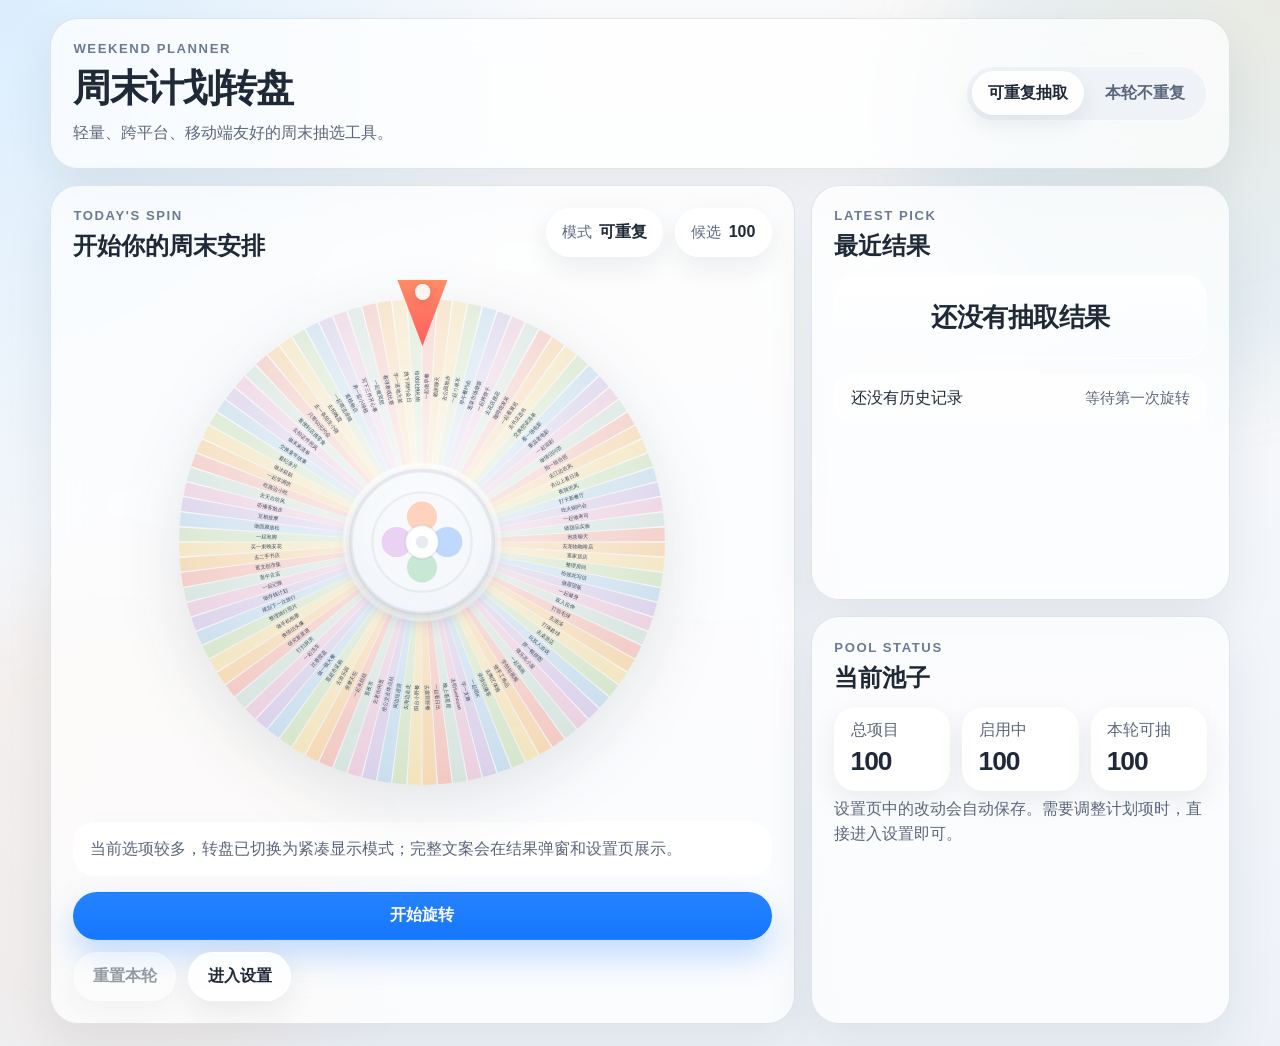
<file: index.html>
<!doctype html>
<html lang="zh-CN">
<head>
  <meta charset="utf-8">
  <meta name="viewport" content="width=device-width, initial-scale=1, viewport-fit=cover">
  <meta name="theme-color" content="#f5f6fb">
  <meta name="apple-mobile-web-app-capable" content="yes">
  <meta name="apple-mobile-web-app-status-bar-style" content="default">
  <title>周末计划转盘</title>
  <link rel="stylesheet" href="./styles.css">
</head>
<body class="page-home">
  <div class="app-shell">
    <div class="page-shell">
      <header class="page-header glass-card">
        <div class="page-title-group">
          <p class="eyebrow">Weekend Planner</p>
          <h1 id="wheelTitle">周末计划转盘</h1>
          <p class="page-copy">轻量、跨平台、移动端友好的周末抽选工具。</p>
        </div>
        <div class="segmented-control" aria-label="抽取模式">
          <button type="button" class="segment-button is-active" data-mode="repeat">可重复抽取</button>
          <button type="button" class="segment-button" data-mode="no-repeat">本轮不重复</button>
        </div>
      </header>

      <main class="page-grid">
        <section class="glass-card wheel-card">
          <div class="hero-row">
            <div>
              <p class="section-label">Today&apos;s Spin</p>
              <h2>开始你的周末安排</h2>
            </div>
            <div class="pill-row" id="wheelSummary" aria-live="polite"></div>
          </div>

          <div class="wheel-stage" aria-label="周末计划转盘">
            <div class="wheel-pointer" aria-hidden="true"></div>
            <div class="wheel-rotor" id="wheelRotor">
              <svg class="wheel-svg" id="wheelSvg" viewBox="0 0 100 100" role="img" aria-label="计划转盘"></svg>
            </div>
          </div>

          <p class="status-banner" id="statusBanner" aria-live="polite"></p>

          <div class="action-stack">
            <button type="button" id="spinButton" class="action-button action-primary">开始旋转</button>
            <div class="secondary-actions">
              <button type="button" id="resetRoundButton" class="action-button action-secondary">重置本轮</button>
              <a href="./settings.html" class="action-button action-link">进入设置</a>
            </div>
          </div>
        </section>

        <aside class="side-stack">
          <section class="glass-card result-card">
            <div class="hero-row compact">
              <div>
                <p class="section-label">Latest Pick</p>
                <h2>最近结果</h2>
              </div>
            </div>
            <div class="result-highlight" id="latestResult" aria-live="polite">还没有抽取结果</div>
            <ul class="results-list" id="resultsList" aria-label="最近抽取记录"></ul>
          </section>

          <section class="glass-card stats-card">
            <div class="hero-row compact">
              <div>
                <p class="section-label">Pool Status</p>
                <h2>当前池子</h2>
              </div>
            </div>
            <div class="stats-grid">
              <div class="stat-chip">
                <span class="stat-label">总项目</span>
                <strong id="totalCount">0</strong>
              </div>
              <div class="stat-chip">
                <span class="stat-label">启用中</span>
                <strong id="enabledCount">0</strong>
              </div>
              <div class="stat-chip">
                <span class="stat-label">本轮可抽</span>
                <strong id="availableCount">0</strong>
              </div>
            </div>
            <p class="support-copy">设置页中的改动会自动保存。需要调整计划项时，直接进入设置即可。</p>
          </section>
        </aside>
      </main>
    </div>
  </div>

  <div class="modal-backdrop" id="resultModal" hidden>
    <div class="result-modal glass-card" role="dialog" aria-modal="true" aria-labelledby="resultModalTitle">
      <p class="eyebrow">Spin Result</p>
      <h2 id="resultModalTitle">周末安排已抽中</h2>
      <p class="result-modal-text" id="resultModalText">完整结果会显示在这里。</p>
      <div class="result-modal-actions">
        <button type="button" class="action-button action-primary" id="resultModalClose">知道了</button>
      </div>
    </div>
  </div>

  <script src="./storage.js"></script>
  <script src="./wheel.js"></script>
  <script src="./app.js"></script>
</body>
</html>
</file>
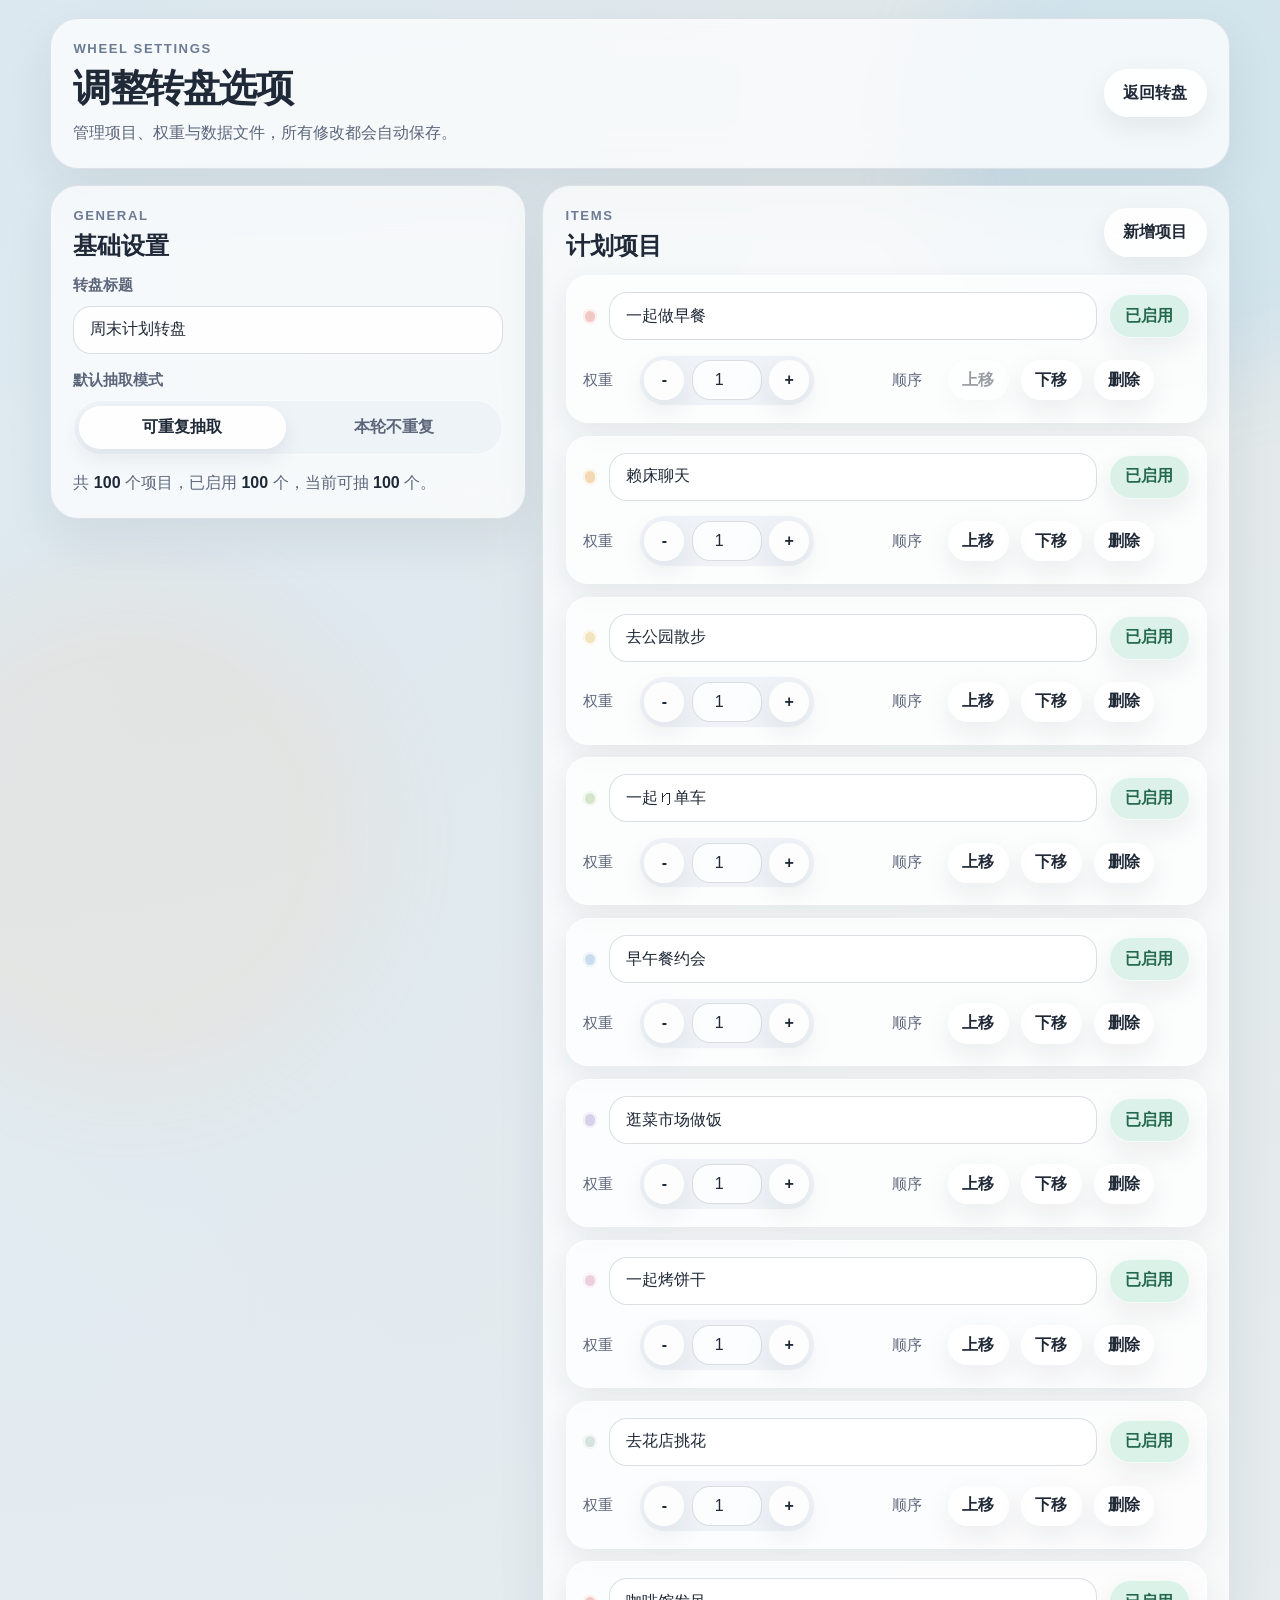
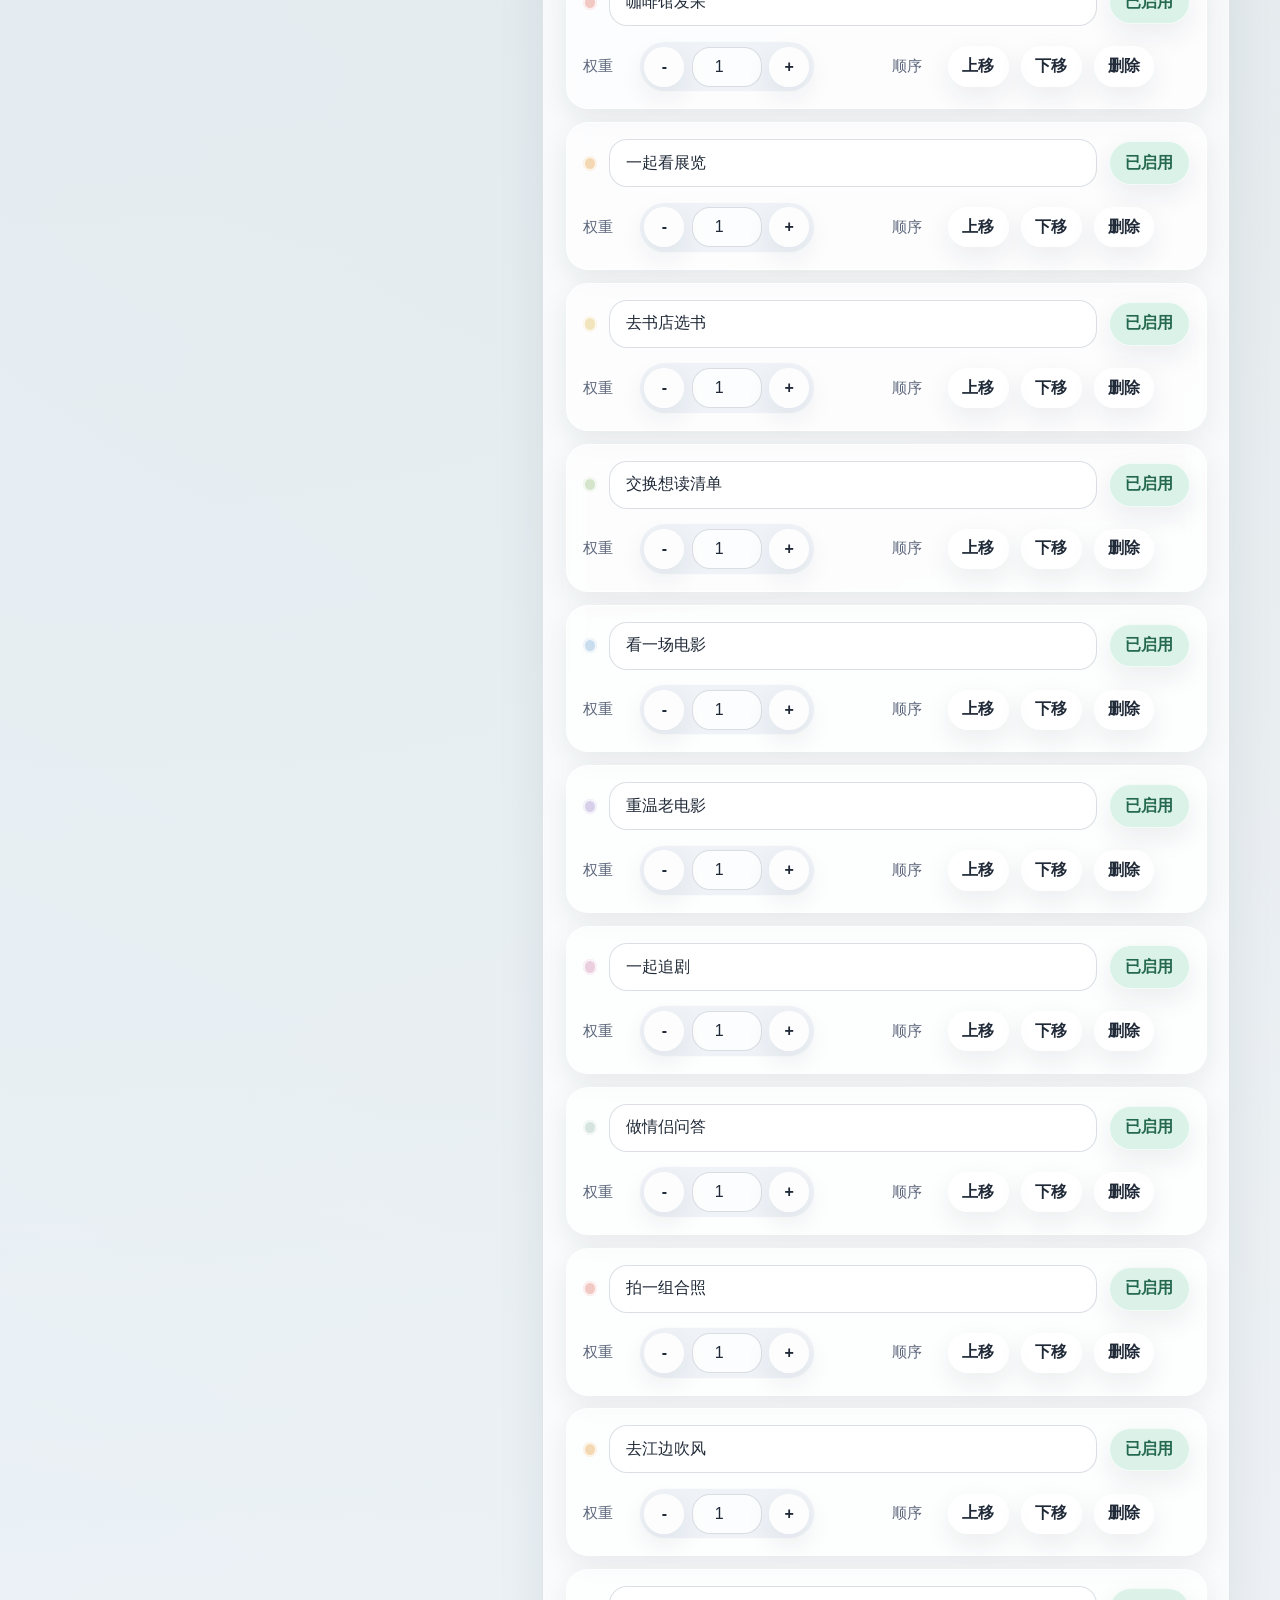
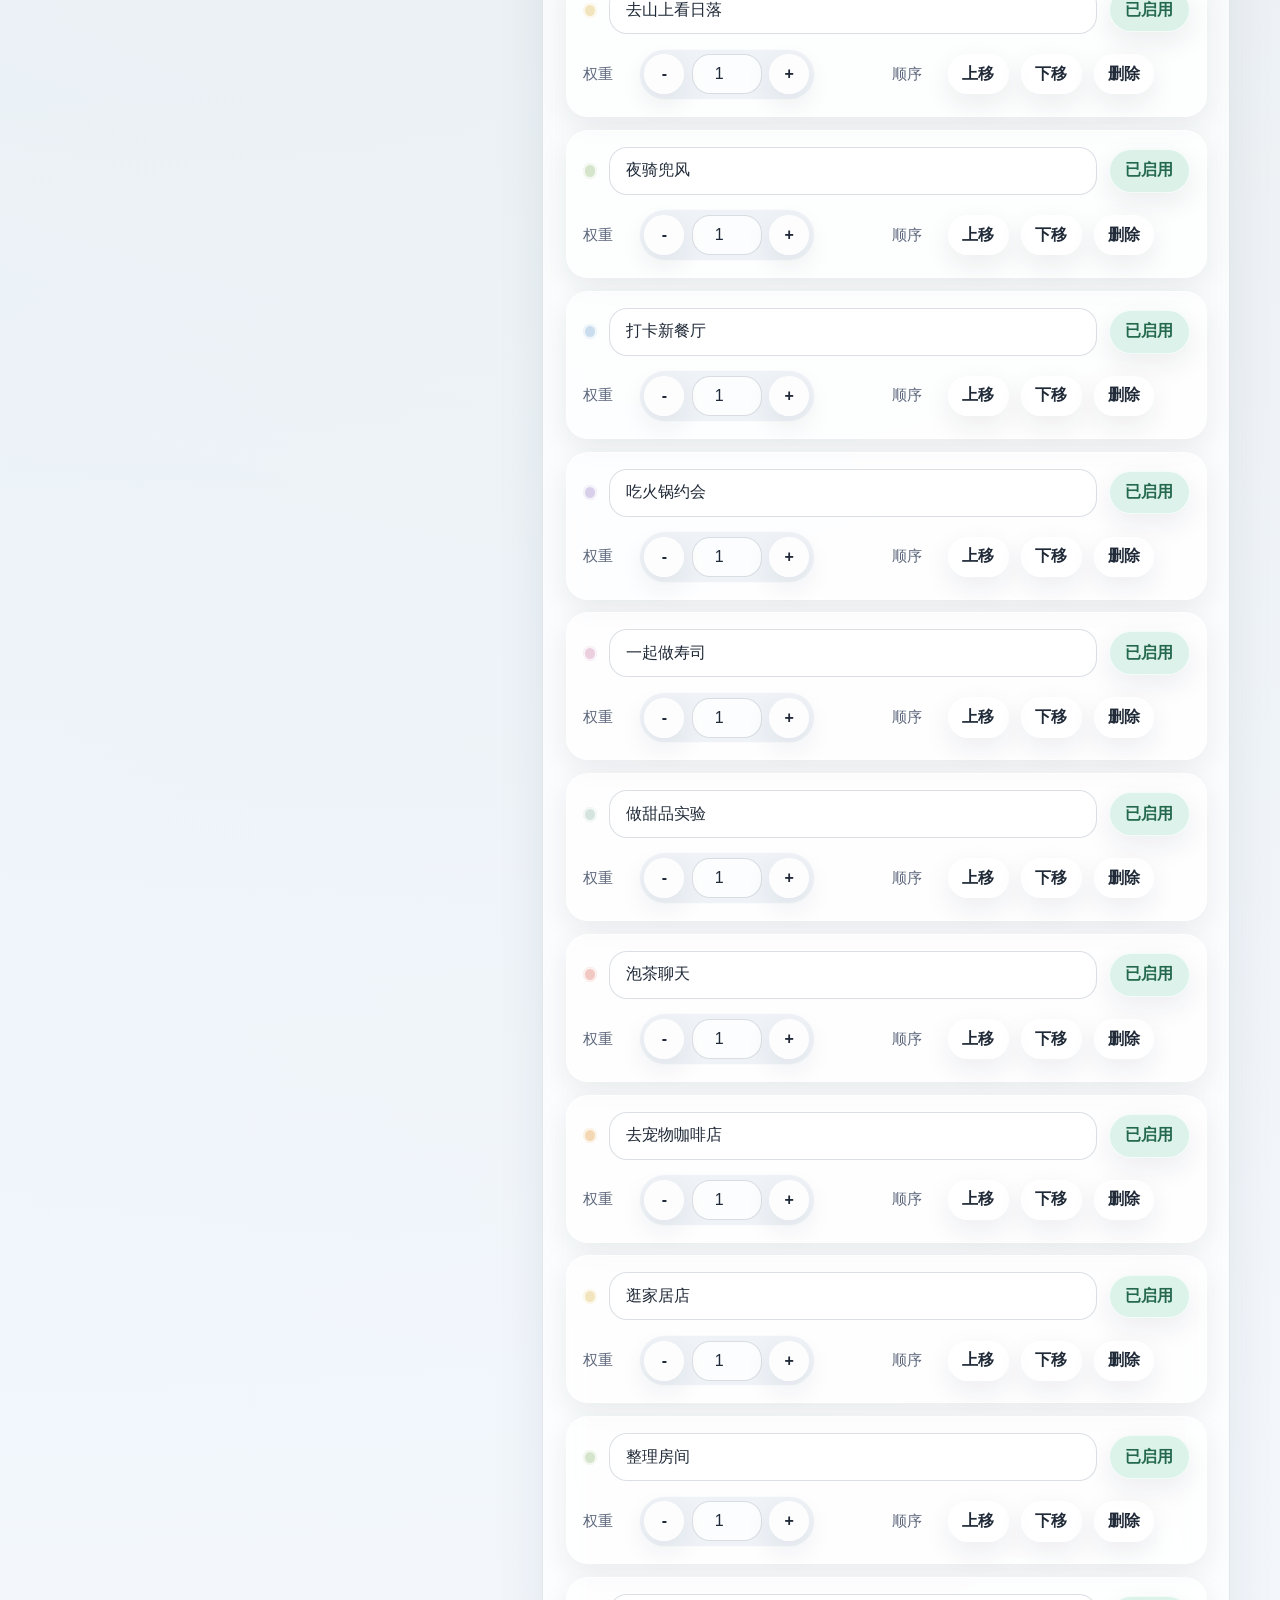
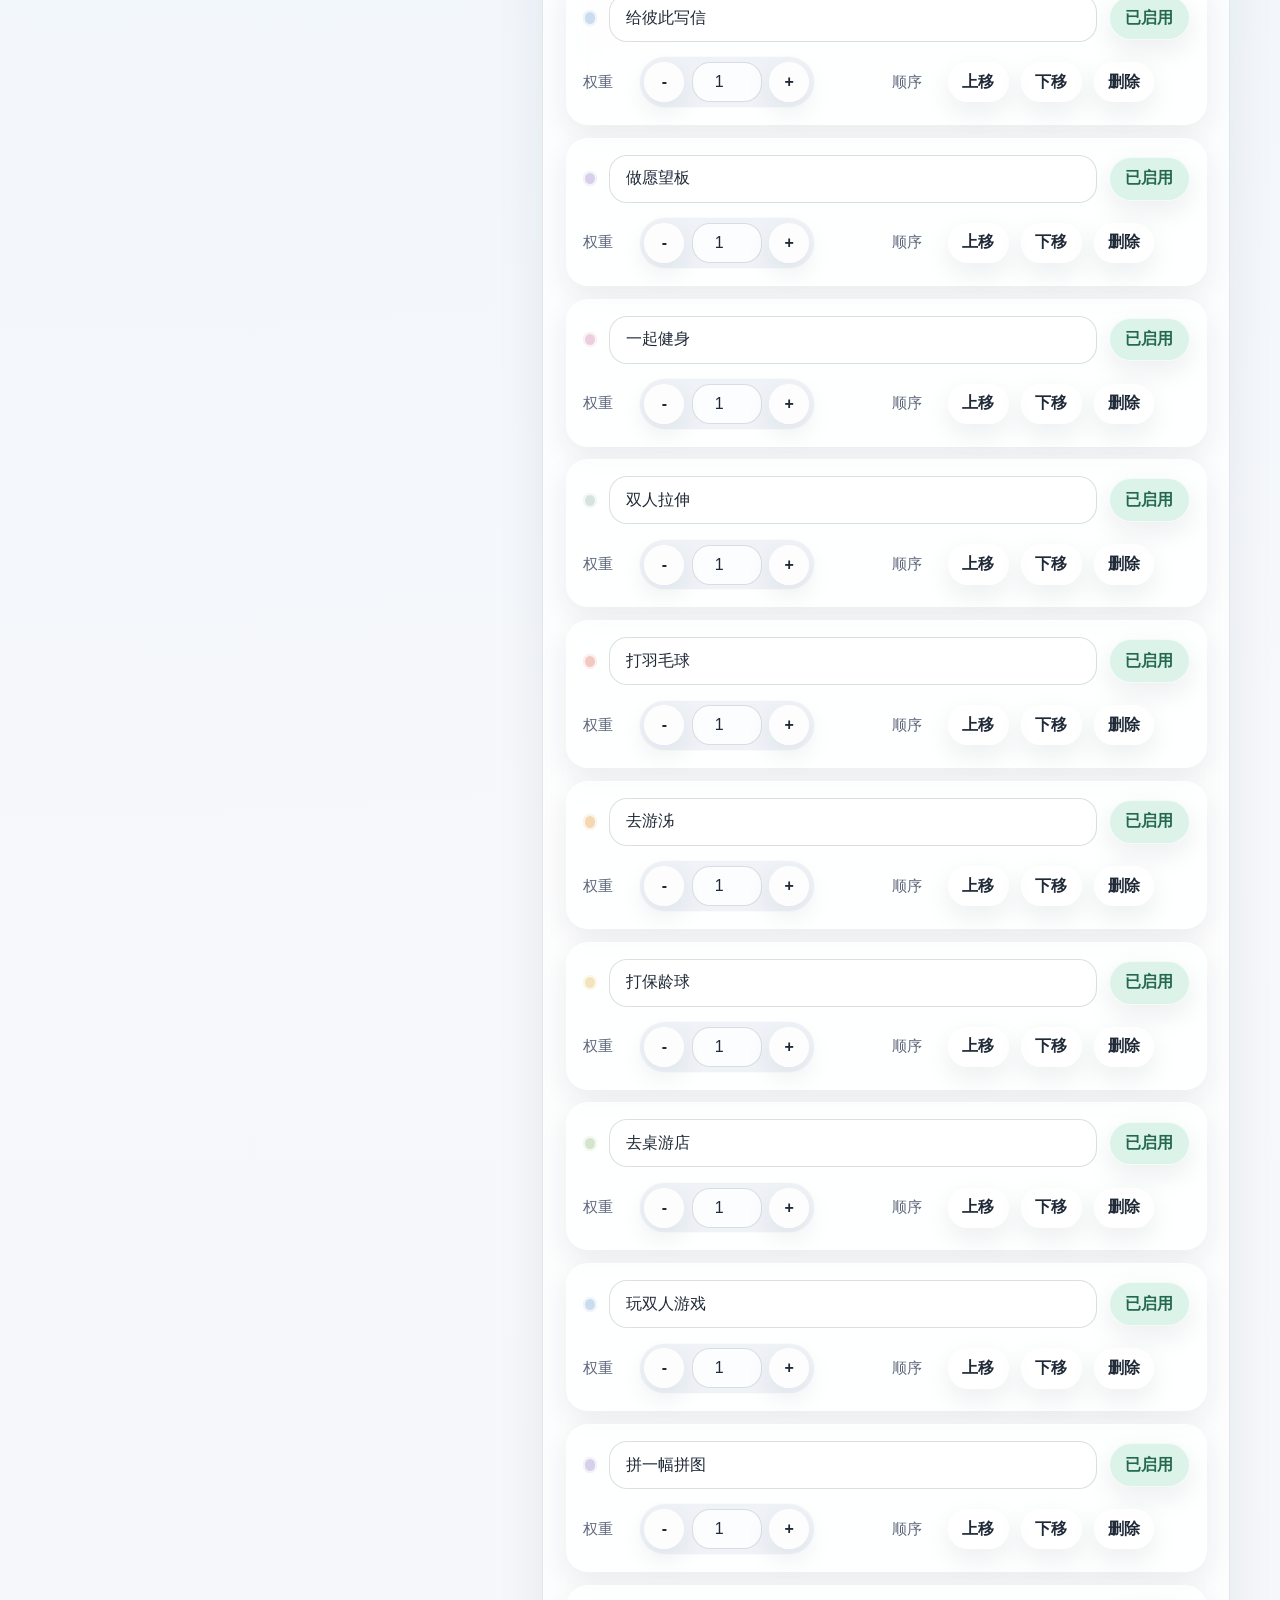
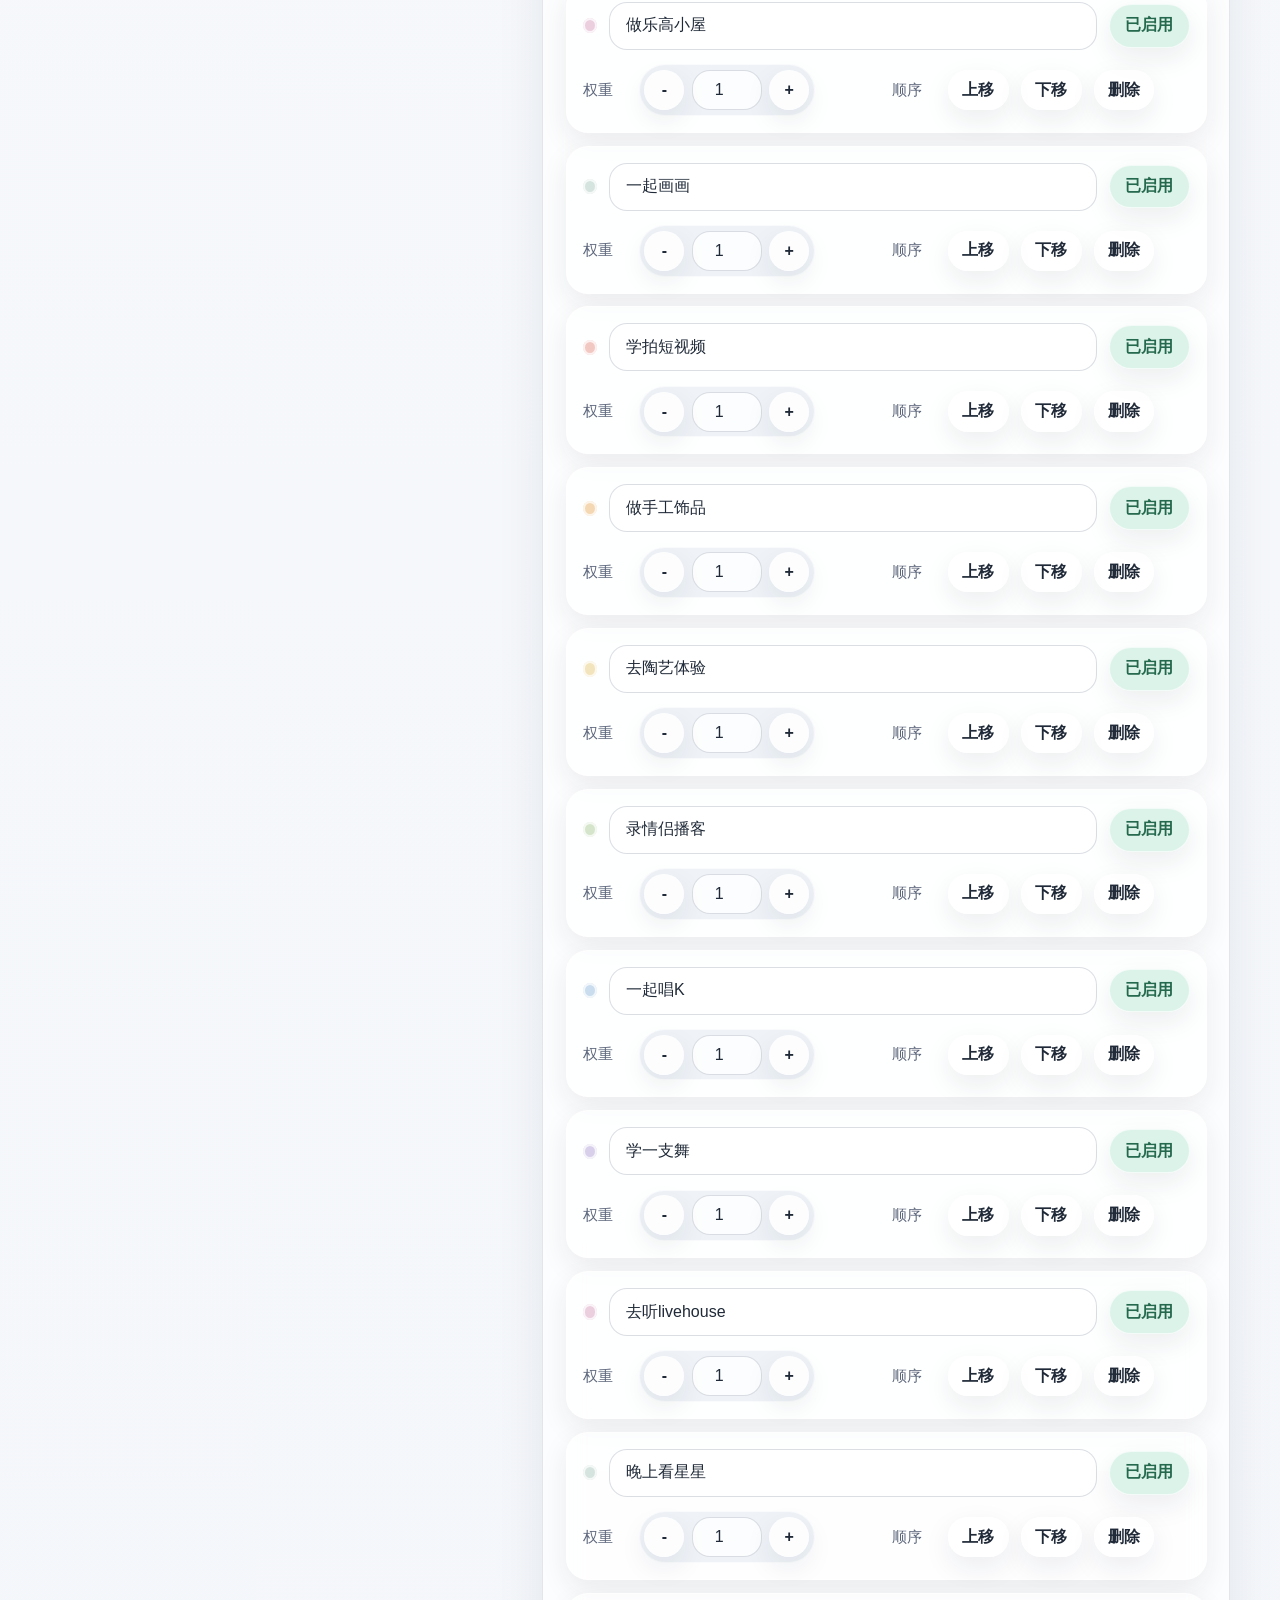
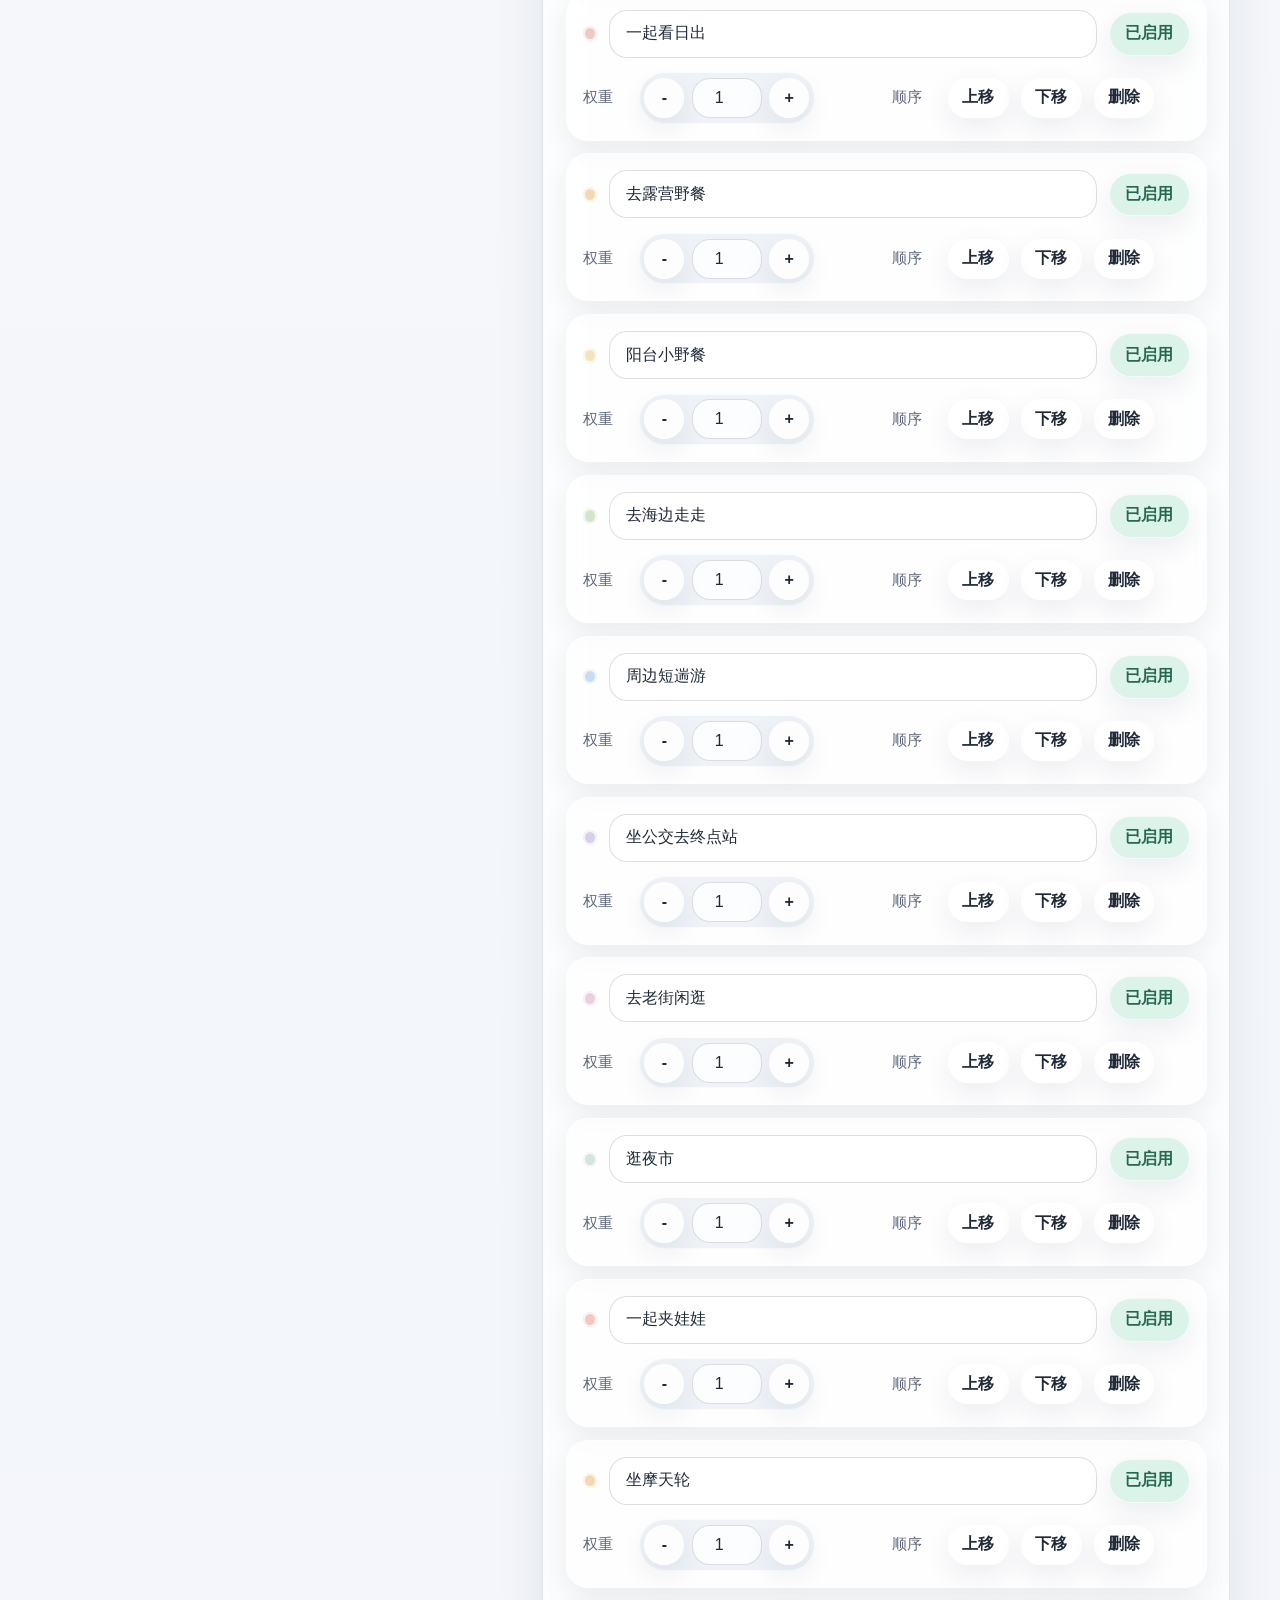
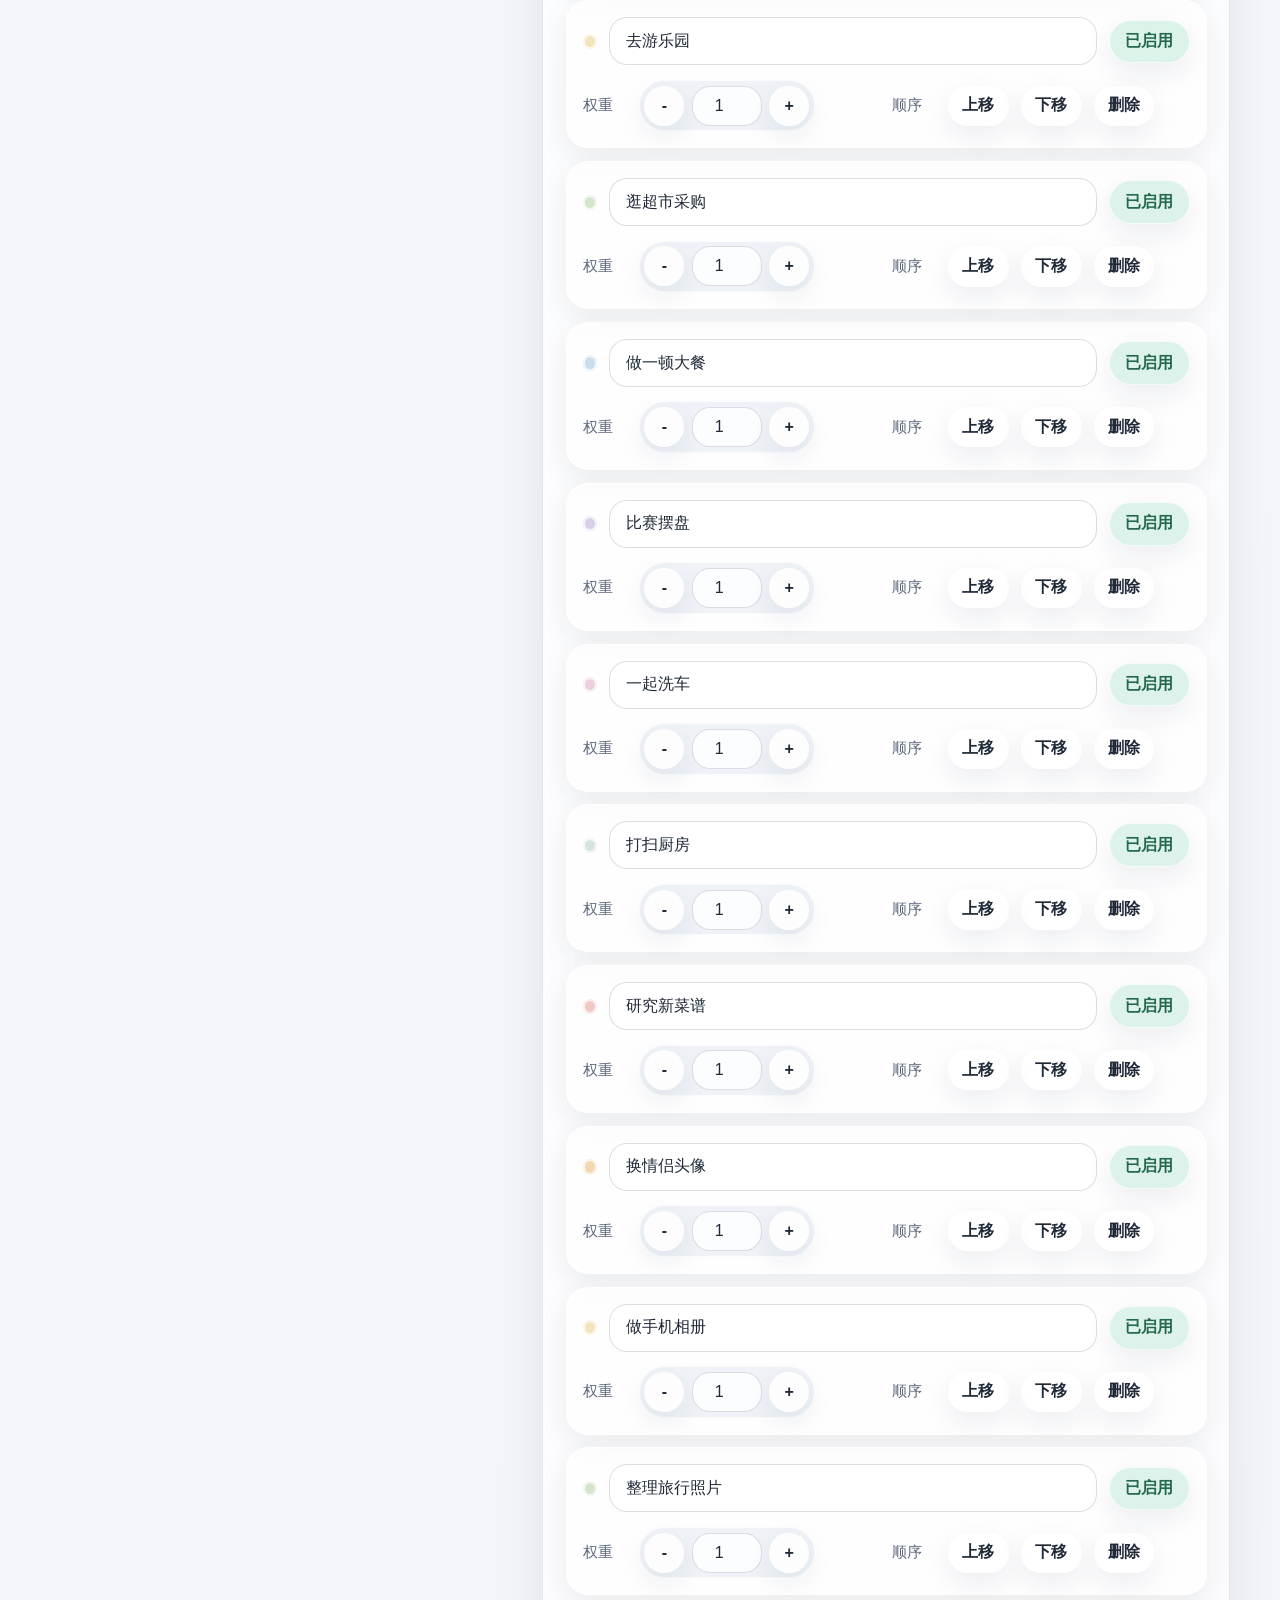
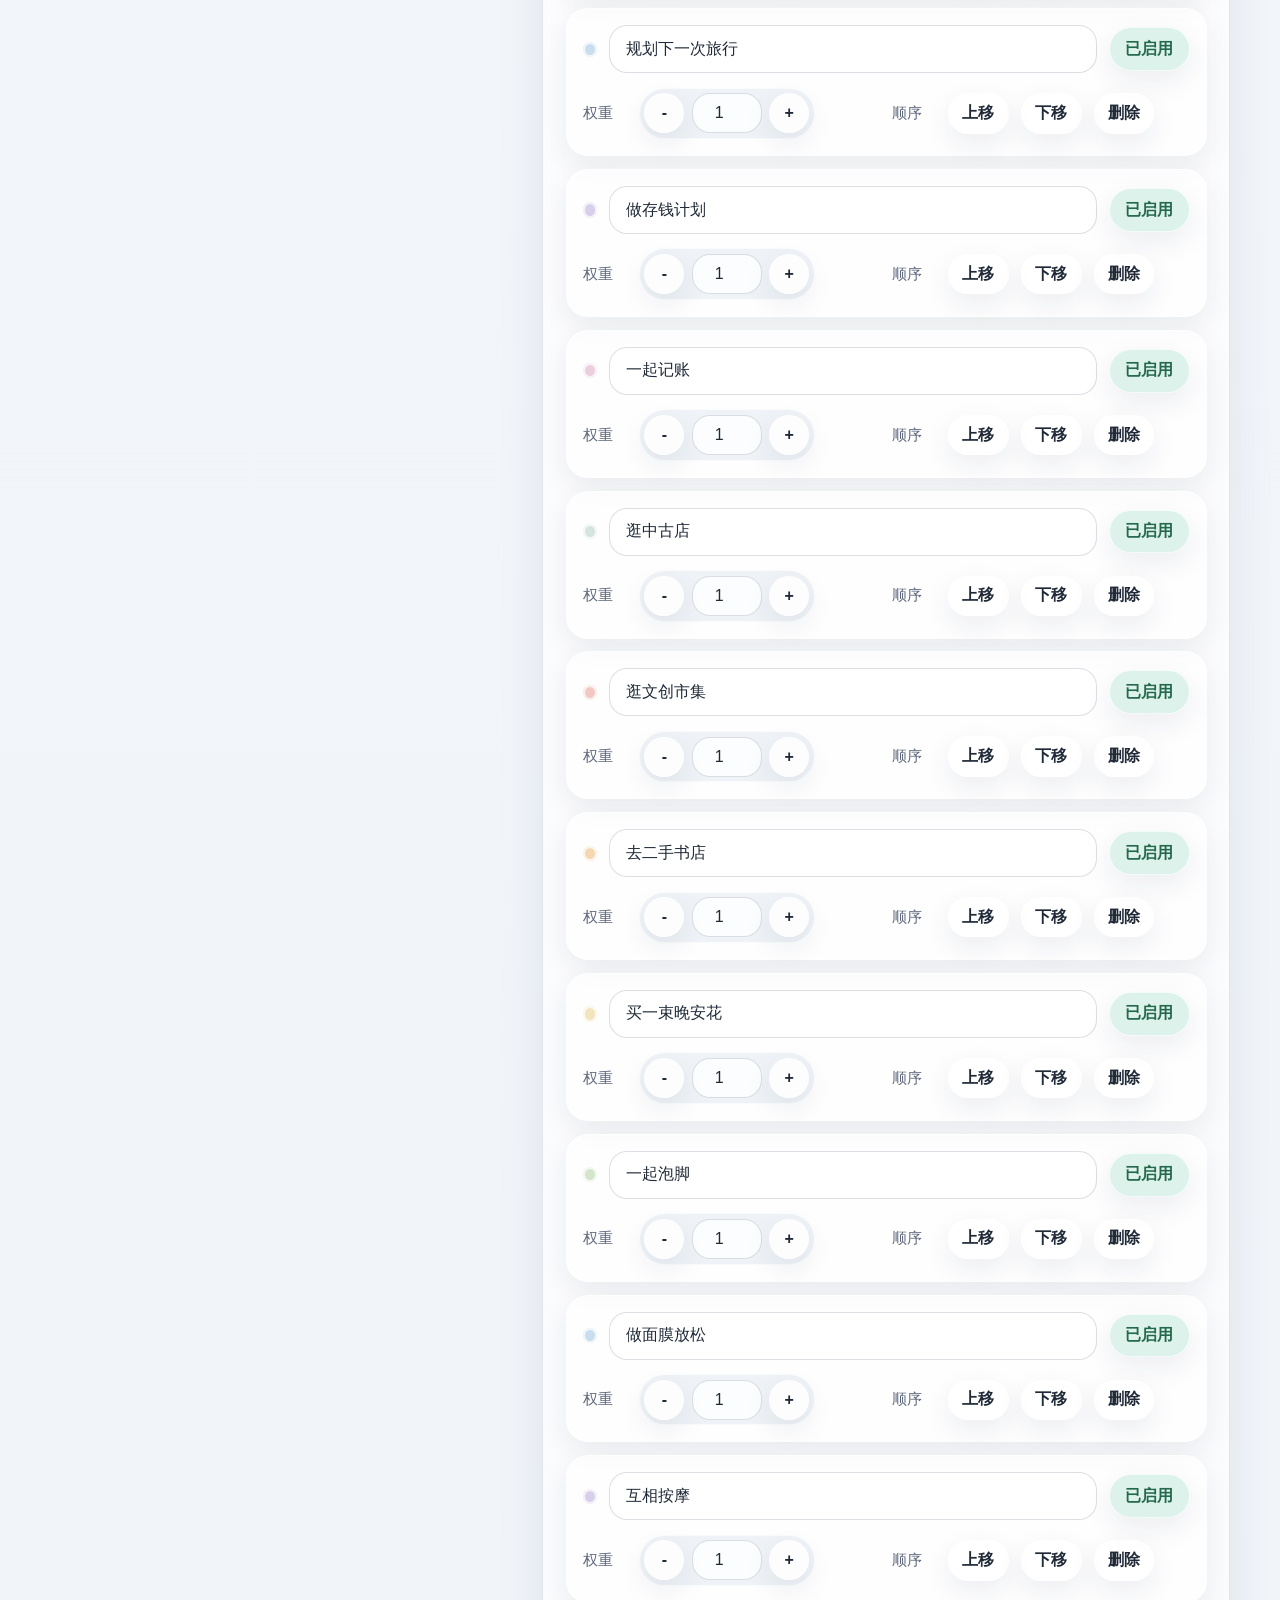
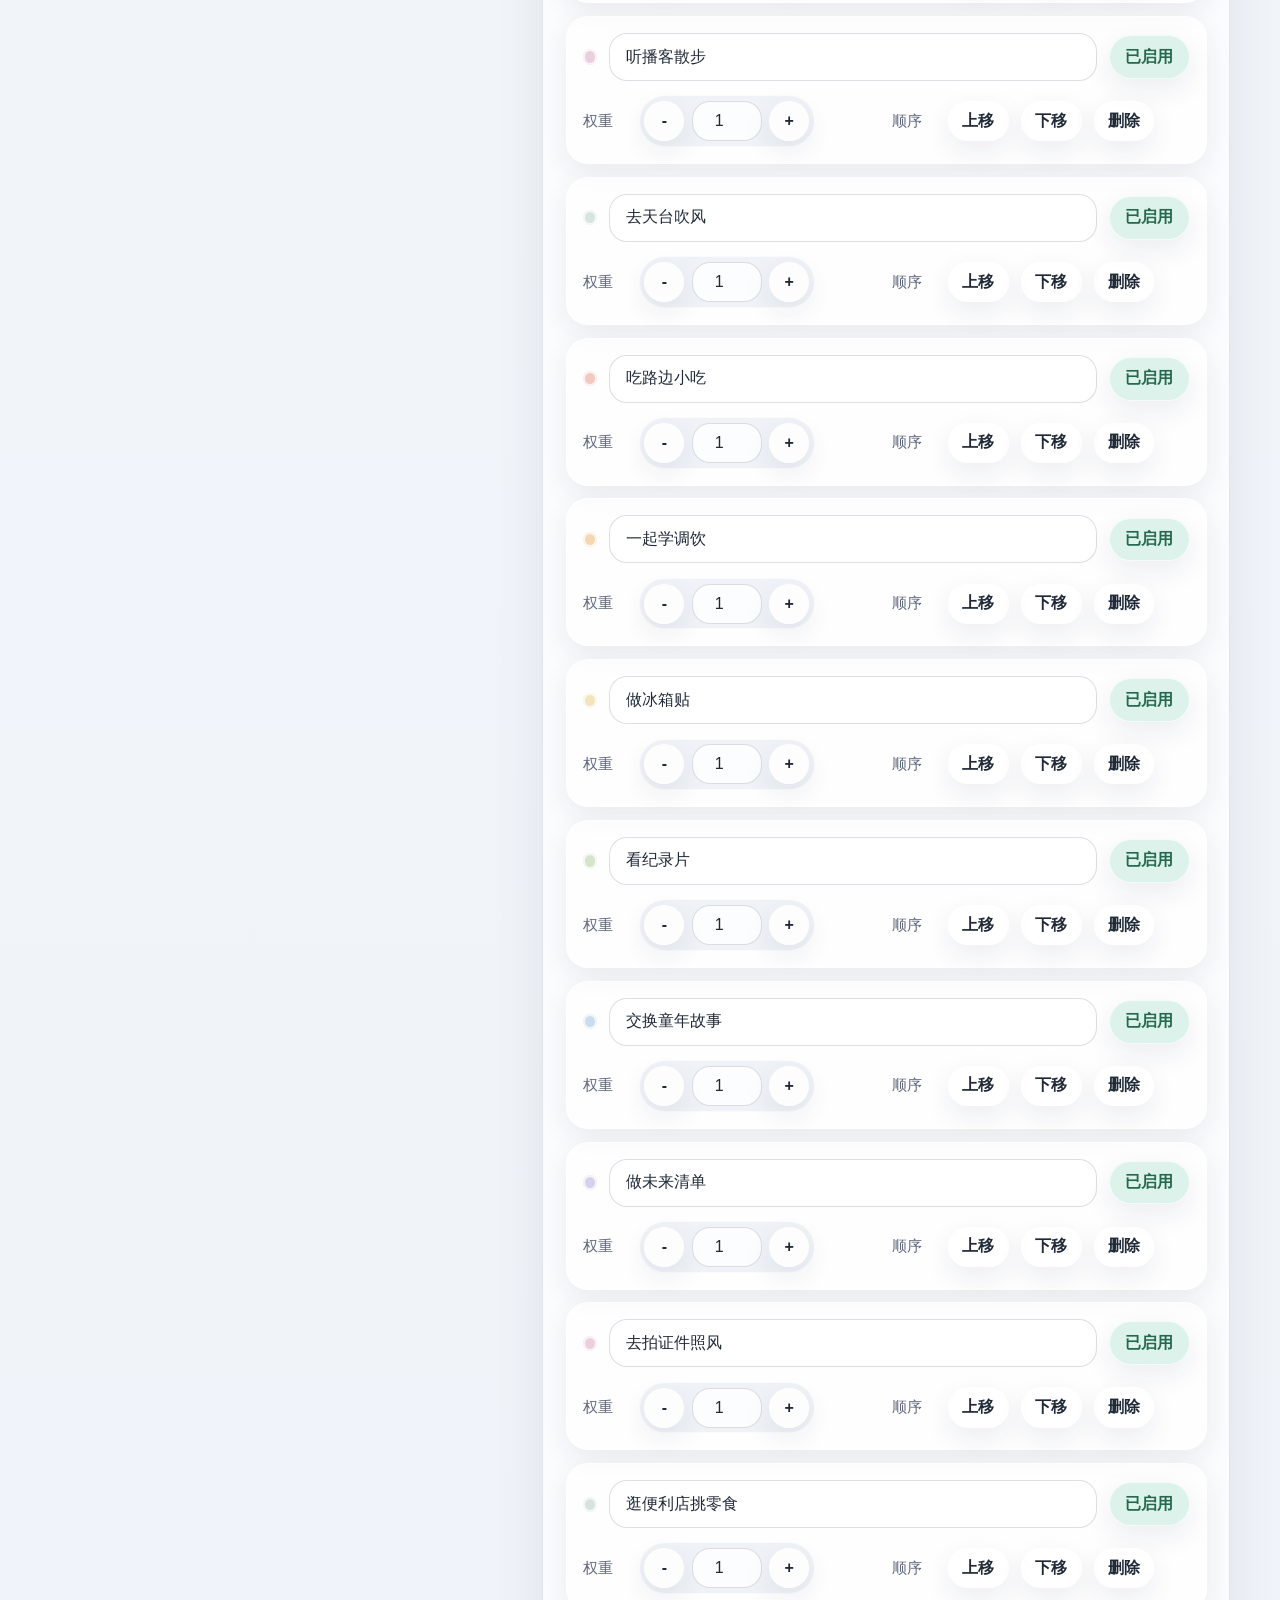
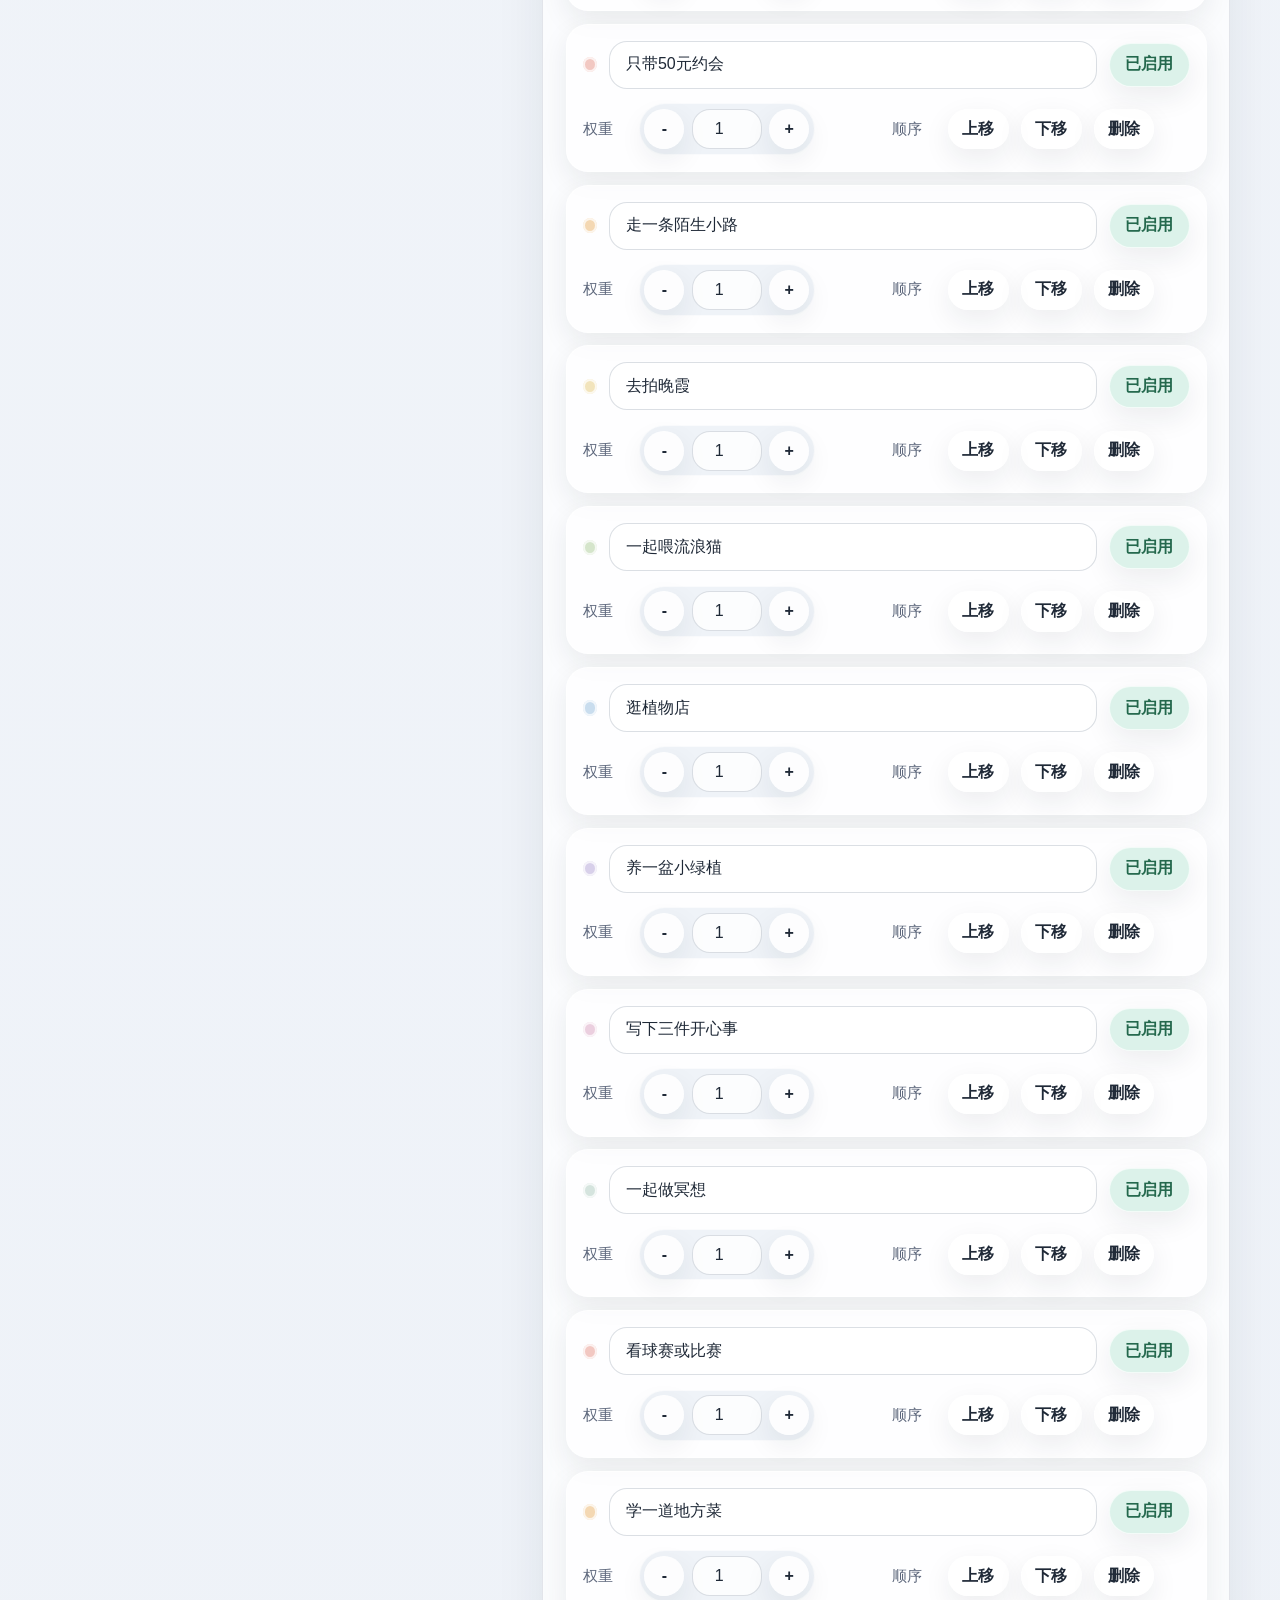
<file: settings.html>
<!doctype html>
<html lang="zh-CN">
<head>
  <meta charset="utf-8">
  <meta name="viewport" content="width=device-width, initial-scale=1, viewport-fit=cover">
  <meta name="theme-color" content="#f5f6fb">
  <meta name="apple-mobile-web-app-capable" content="yes">
  <meta name="apple-mobile-web-app-status-bar-style" content="default">
  <title>调整转盘选项</title>
  <link rel="stylesheet" href="./styles.css">
</head>
<body class="page-settings">
  <div class="app-shell">
    <div class="page-shell settings-shell">
      <header class="page-header glass-card">
        <div class="page-title-group">
          <p class="eyebrow">Wheel Settings</p>
          <h1>调整转盘选项</h1>
          <p class="page-copy">管理项目、权重与数据文件，所有修改都会自动保存。</p>
        </div>
        <div class="header-actions">
          <a href="./index.html" class="action-button action-link">返回转盘</a>
        </div>
      </header>

      <main class="settings-grid">
        <section class="glass-card config-card">
          <div class="hero-row compact">
            <div>
              <p class="section-label">General</p>
              <h2>基础设置</h2>
            </div>
          </div>

          <label class="field-block">
            <span class="field-label">转盘标题</span>
            <input id="titleInput" class="text-input" type="text" maxlength="24" placeholder="周末计划转盘">
          </label>

          <div class="field-block">
            <span class="field-label">默认抽取模式</span>
            <div class="segmented-control" aria-label="默认抽取模式">
              <button type="button" class="segment-button is-active" data-mode="repeat">可重复抽取</button>
              <button type="button" class="segment-button" data-mode="no-repeat">本轮不重复</button>
            </div>
          </div>

          <p class="support-copy" id="settingsSummary">正在读取当前配置。</p>
        </section>

        <section class="glass-card list-card">
          <div class="hero-row compact">
            <div>
              <p class="section-label">Items</p>
              <h2>计划项目</h2>
            </div>
            <button type="button" id="addItemButton" class="action-button action-secondary">新增项目</button>
          </div>

          <div id="itemsList" class="item-list" aria-live="polite"></div>
        </section>

        <section class="glass-card tools-card">
          <div class="hero-row compact">
            <div>
              <p class="section-label">Data</p>
              <h2>导入与导出</h2>
            </div>
          </div>

          <div class="tool-row">
            <button type="button" id="restoreDefaultsButton" class="action-button action-secondary">恢复默认</button>
            <button type="button" id="exportButton" class="action-button action-secondary">导出 JSON</button>
            <button type="button" id="importButton" class="action-button action-secondary">导入 JSON</button>
            <input id="importInput" type="file" accept="application/json,.json" hidden>
          </div>

          <p class="status-banner compact" id="toolsStatus" aria-live="polite">导出会下载当前配置，导入会覆盖当前配置。</p>
        </section>
      </main>
    </div>
  </div>

  <script src="./storage.js"></script>
  <script src="./settings.js"></script>
</body>
</html>
</file>
<file: styles.css>
:root {
  color-scheme: light;
  --bg: #f5f6fb;
  --bg-secondary: #eef1f7;
  --surface: rgba(255, 255, 255, 0.72);
  --surface-strong: rgba(255, 255, 255, 0.88);
  --surface-muted: rgba(250, 251, 255, 0.7);
  --line: rgba(94, 108, 132, 0.16);
  --line-strong: rgba(94, 108, 132, 0.22);
  --text: #1f2937;
  --text-secondary: #5c667b;
  --accent: #1677ff;
  --success-soft: rgba(44, 182, 125, 0.12);
  --warn-soft: rgba(255, 170, 88, 0.18);
  --danger-soft: rgba(255, 94, 94, 0.14);
  --shadow-soft: 0 20px 50px rgba(31, 41, 55, 0.08);
  --shadow-card: 0 10px 28px rgba(31, 41, 55, 0.08);
  --radius-xl: 28px;
  --radius-lg: 22px;
  --radius-md: 18px;
  --content-width: 1180px;
  --safe-top: env(safe-area-inset-top, 0px);
  --safe-right: env(safe-area-inset-right, 0px);
  --safe-bottom: env(safe-area-inset-bottom, 0px);
  --safe-left: env(safe-area-inset-left, 0px);
  --font-sans: "SF Pro Rounded", "PingFang SC", "Hiragino Sans GB", "MiSans", "HarmonyOS Sans SC", "Microsoft YaHei UI", "Segoe UI", Roboto, sans-serif;
}

* {
  box-sizing: border-box;
}

html {
  -webkit-text-size-adjust: 100%;
}

body {
  min-height: 100vh;
  min-height: 100dvh;
  margin: 0;
  font-family: var(--font-sans);
  color: var(--text);
  background:
    radial-gradient(circle at top left, rgba(163, 214, 255, 0.36), transparent 34%),
    radial-gradient(circle at top right, rgba(255, 216, 166, 0.34), transparent 28%),
    linear-gradient(180deg, #fafbfd 0%, #eef2f8 100%);
  overscroll-behavior-y: none;
}

body.is-modal-open {
  overflow: hidden;
}

body::before,
body::after {
  content: "";
  position: fixed;
  z-index: 0;
  width: 32rem;
  height: 32rem;
  border-radius: 50%;
  filter: blur(42px);
  opacity: 0.42;
  pointer-events: none;
}

body::before {
  top: -8rem;
  right: -10rem;
  background: rgba(114, 199, 255, 0.32);
}

body::after {
  bottom: -12rem;
  left: -8rem;
  background: rgba(255, 190, 141, 0.26);
}

button,
input,
a {
  font: inherit;
  -webkit-tap-highlight-color: transparent;
}

button {
  border: 0;
  background: none;
  cursor: pointer;
}

a {
  color: inherit;
  text-decoration: none;
}

.app-shell {
  position: relative;
  z-index: 1;
  min-height: 100vh;
  min-height: 100dvh;
  padding:
    calc(1.1rem + var(--safe-top))
    calc(1rem + var(--safe-right))
    calc(1.35rem + var(--safe-bottom))
    calc(1rem + var(--safe-left));
}

.page-shell {
  width: min(100%, var(--content-width));
  margin: 0 auto;
  display: grid;
  gap: 1rem;
}

.glass-card {
  background: var(--surface);
  border: 1px solid var(--line);
  border-radius: var(--radius-xl);
  box-shadow: var(--shadow-soft);
  backdrop-filter: blur(18px);
  -webkit-backdrop-filter: blur(18px);
}

.page-header,
.wheel-card,
.result-card,
.stats-card,
.config-card,
.list-card,
.tools-card {
  padding: clamp(1rem, 2vw, 1.4rem);
}

.page-header {
  display: flex;
  gap: 1rem;
  align-items: center;
  justify-content: space-between;
  flex-wrap: wrap;
}

.page-title-group h1,
.hero-row h2 {
  margin: 0;
}

.page-title-group h1 {
  font-size: clamp(1.75rem, 4vw, 2.4rem);
  letter-spacing: -0.04em;
}

.page-copy,
.support-copy,
.field-label,
.stat-label {
  color: var(--text-secondary);
}

.page-copy,
.support-copy {
  margin: 0.4rem 0 0;
  line-height: 1.55;
}

.eyebrow,
.section-label {
  margin: 0 0 0.45rem;
  font-size: 0.82rem;
  font-weight: 700;
  letter-spacing: 0.12em;
  text-transform: uppercase;
  color: #6c7a93;
}

.page-grid {
  display: grid;
  gap: 1rem;
  grid-template-columns: minmax(0, 1.6fr) minmax(18rem, 0.9fr);
}

.side-stack,
.settings-grid {
  display: grid;
  gap: 1rem;
}

.settings-grid {
  grid-template-columns: minmax(0, 0.9fr) minmax(0, 1.3fr);
  align-items: start;
}

.tools-card {
  grid-column: 1 / -1;
}

.hero-row {
  display: flex;
  align-items: flex-start;
  justify-content: space-between;
  gap: 1rem;
  flex-wrap: wrap;
}

.hero-row.compact {
  margin-bottom: 0.8rem;
}

.pill-row,
.stats-grid {
  display: flex;
  gap: 0.75rem;
  flex-wrap: wrap;
}

.pill,
.stat-chip {
  padding: 0.8rem 0.95rem;
  border-radius: 999px;
  background: var(--surface-strong);
  border: 1px solid rgba(255, 255, 255, 0.56);
  box-shadow: var(--shadow-card);
}

.pill {
  display: inline-flex;
  align-items: center;
  gap: 0.45rem;
  font-size: 0.95rem;
  color: var(--text-secondary);
}

.pill strong,
.stat-chip strong {
  color: var(--text);
  font-size: 1rem;
}

.wheel-card {
  display: grid;
  gap: 1rem;
}

.wheel-stage {
  position: relative;
  width: min(100%, 33rem);
  aspect-ratio: 1 / 1;
  margin: 0 auto;
  display: grid;
  place-items: center;
  overflow: visible;
}

.wheel-pointer {
  position: absolute;
  top: clamp(-0.1rem, 0.1vw, 0.2rem);
  left: 50%;
  width: 3.15rem;
  height: 4.15rem;
  transform: translateX(-50%);
  z-index: 3;
}

.wheel-pointer::before {
  content: "";
  position: absolute;
  inset: 0;
  clip-path: polygon(50% 100%, 0 0, 100% 0);
  background: linear-gradient(180deg, #ff8b67 0%, #ff5e5e 100%);
  box-shadow:
    0 16px 22px rgba(255, 94, 94, 0.2),
    0 6px 10px rgba(31, 41, 55, 0.12);
  filter: drop-shadow(0 10px 12px rgba(31, 41, 55, 0.14));
}

.wheel-pointer::after {
  content: "";
  position: absolute;
  top: 0.3rem;
  left: 50%;
  width: 0.95rem;
  height: 0.95rem;
  transform: translateX(-50%);
  border-radius: 50%;
  background: rgba(255, 248, 244, 0.96);
  box-shadow:
    inset 0 1px 1px rgba(255, 255, 255, 0.8),
    0 4px 10px rgba(31, 41, 55, 0.12);
}

.wheel-rotor {
  width: 100%;
  max-width: 100%;
  transform: rotate(0deg);
  transform-origin: center center;
  will-change: transform;
}

.wheel-svg {
  display: block;
  width: 100%;
  height: auto;
  filter: drop-shadow(0 18px 32px rgba(31, 41, 55, 0.12));
}

.wheel-svg text {
  user-select: none;
  pointer-events: none;
  text-rendering: geometricPrecision;
  font-family: "PingFang SC", "Hiragino Sans GB", "SF Pro Text", "MiSans", "Microsoft YaHei UI", sans-serif;
  -webkit-font-smoothing: antialiased;
  font-synthesis-weight: none;
}

.status-banner {
  margin: 0;
  min-height: 1.5rem;
  padding: 0.85rem 1rem;
  border-radius: var(--radius-lg);
  background: var(--surface-strong);
  border: 1px solid rgba(255, 255, 255, 0.64);
  color: var(--text-secondary);
  line-height: 1.5;
}

.status-banner.compact {
  min-height: auto;
}

.status-banner.is-emphasis {
  background: var(--warn-soft);
  border-color: rgba(255, 170, 88, 0.28);
  color: #8a5b15;
}

.status-banner.is-success {
  background: var(--success-soft);
  border-color: rgba(44, 182, 125, 0.26);
  color: #24684d;
}

.status-banner.is-danger {
  background: var(--danger-soft);
  border-color: rgba(255, 94, 94, 0.28);
  color: #874343;
}

.action-stack {
  display: grid;
  gap: 0.75rem;
}

.secondary-actions,
.header-actions,
.tool-row {
  display: flex;
  gap: 0.75rem;
  flex-wrap: wrap;
}

.action-button {
  display: inline-flex;
  align-items: center;
  justify-content: center;
  min-height: 3rem;
  padding: 0.8rem 1.15rem;
  border-radius: 999px;
  border: 1px solid transparent;
  font-weight: 650;
  transition:
    transform 160ms ease,
    box-shadow 200ms ease,
    background-color 200ms ease,
    border-color 200ms ease,
    opacity 160ms ease;
  touch-action: manipulation;
}

.action-button:hover,
.segment-button:hover,
.tool-button:hover,
.mini-button:hover {
  transform: translateY(-1px);
}

.action-button:active,
.segment-button:active,
.tool-button:active,
.mini-button:active {
  transform: scale(0.98);
}

.action-button:disabled,
.segment-button:disabled,
.tool-button:disabled,
.mini-button:disabled {
  opacity: 0.45;
  cursor: not-allowed;
  transform: none;
}

.action-primary {
  background: linear-gradient(180deg, #2583ff 0%, #1677ff 100%);
  color: #fff;
  box-shadow: 0 16px 32px rgba(22, 119, 255, 0.26);
}

.action-secondary,
.action-link,
.tool-button,
.mini-button {
  background: var(--surface-strong);
  color: var(--text);
  border-color: rgba(255, 255, 255, 0.64);
  box-shadow: var(--shadow-card);
}

.segmented-control {
  display: inline-grid;
  grid-auto-flow: column;
  gap: 0.3rem;
  padding: 0.3rem;
  border-radius: 999px;
  background: rgba(238, 242, 248, 0.9);
  border: 1px solid rgba(255, 255, 255, 0.66);
}

.segment-button {
  min-height: 2.6rem;
  padding: 0.7rem 1rem;
  border-radius: 999px;
  color: var(--text-secondary);
  font-weight: 650;
  transition:
    transform 160ms ease,
    color 200ms ease,
    background-color 200ms ease,
    box-shadow 200ms ease;
}

.segment-button.is-active {
  background: rgba(255, 255, 255, 0.92);
  color: var(--text);
  box-shadow: 0 10px 20px rgba(31, 41, 55, 0.08);
}

.result-highlight {
  min-height: 5.25rem;
  display: grid;
  place-items: center;
  margin-bottom: 0.95rem;
  padding: 1rem;
  border-radius: var(--radius-lg);
  background: linear-gradient(180deg, rgba(255, 255, 255, 0.84), rgba(250, 252, 255, 0.72));
  border: 1px solid rgba(255, 255, 255, 0.64);
  text-align: center;
  font-size: clamp(1.2rem, 2.8vw, 1.6rem);
  font-weight: 700;
  letter-spacing: -0.02em;
}

.modal-backdrop {
  position: fixed;
  inset: 0;
  z-index: 20;
  display: grid;
  place-items: center;
  padding:
    calc(1rem + var(--safe-top))
    calc(1rem + var(--safe-right))
    calc(1rem + var(--safe-bottom))
    calc(1rem + var(--safe-left));
  background: rgba(241, 244, 250, 0.44);
  backdrop-filter: blur(16px);
  -webkit-backdrop-filter: blur(16px);
}

.modal-backdrop[hidden] {
  display: none;
}

.result-modal {
  width: min(100%, 28rem);
  padding: 1.25rem;
  text-align: center;
  box-shadow: 0 28px 60px rgba(31, 41, 55, 0.16);
}

.result-modal h2 {
  margin: 0;
  font-size: clamp(1.5rem, 4vw, 1.9rem);
  letter-spacing: -0.04em;
}

.result-modal-text {
  margin: 0.9rem 0 1.1rem;
  color: #354154;
  font-size: clamp(1.1rem, 3vw, 1.35rem);
  font-weight: 650;
  line-height: 1.55;
}

.result-modal-actions {
  display: flex;
  justify-content: center;
}

.results-list {
  list-style: none;
  padding: 0;
  margin: 0;
  display: grid;
  gap: 0.75rem;
}

.results-list li {
  display: flex;
  align-items: center;
  justify-content: space-between;
  gap: 1rem;
  padding: 0.8rem 0.95rem;
  border-radius: var(--radius-md);
  background: rgba(255, 255, 255, 0.6);
  border: 1px solid rgba(255, 255, 255, 0.56);
}

.results-list .result-index {
  color: var(--text-secondary);
  font-size: 0.92rem;
}

.stats-grid {
  display: grid;
  grid-template-columns: repeat(3, minmax(0, 1fr));
}

.stat-chip {
  border-radius: var(--radius-lg);
}

.stat-chip strong {
  display: block;
  margin-top: 0.3rem;
  font-size: clamp(1.35rem, 4vw, 1.65rem);
  letter-spacing: -0.04em;
}

.field-block {
  display: grid;
  gap: 0.6rem;
  margin-bottom: 1rem;
}

.field-label {
  font-size: 0.95rem;
  font-weight: 600;
}

.text-input,
.number-input {
  width: 100%;
  min-height: 3rem;
  padding: 0.8rem 1rem;
  border-radius: var(--radius-md);
  border: 1px solid var(--line-strong);
  background: rgba(255, 255, 255, 0.82);
  color: var(--text);
  outline: none;
  transition:
    border-color 200ms ease,
    box-shadow 200ms ease,
    background-color 200ms ease;
}

.text-input:focus,
.number-input:focus {
  border-color: rgba(22, 119, 255, 0.42);
  box-shadow: 0 0 0 4px rgba(22, 119, 255, 0.08);
}

.item-list {
  display: grid;
  gap: 0.8rem;
}

.item-card {
  display: grid;
  gap: 0.9rem;
  padding: 1rem;
  border-radius: var(--radius-lg);
  background: rgba(255, 255, 255, 0.62);
  border: 1px solid rgba(255, 255, 255, 0.58);
  box-shadow: var(--shadow-card);
}

.item-main,
.item-controls,
.weight-control,
.order-control {
  display: flex;
  align-items: center;
  gap: 0.75rem;
  flex-wrap: wrap;
}

.item-main {
  justify-content: space-between;
}

.item-title-wrap {
  display: flex;
  align-items: center;
  gap: 0.75rem;
  flex: 1 1 14rem;
}

.item-swatch {
  width: 0.95rem;
  height: 0.95rem;
  border-radius: 50%;
  background: var(--swatch, #9ec9ff);
  box-shadow: inset 0 0 0 2px rgba(255, 255, 255, 0.75);
}

.item-controls {
  justify-content: space-between;
}

.weight-control,
.order-control {
  flex: 1 1 18rem;
}

.control-label {
  min-width: 2.75rem;
  color: var(--text-secondary);
  font-size: 0.94rem;
}

.stepper {
  display: inline-flex;
  align-items: center;
  gap: 0.45rem;
  padding: 0.3rem;
  border-radius: 999px;
  background: rgba(238, 242, 248, 0.9);
  border: 1px solid rgba(255, 255, 255, 0.66);
}

.mini-button,
.tool-button {
  min-width: 2.5rem;
  min-height: 2.5rem;
  padding: 0.6rem 0.9rem;
  border-radius: 999px;
  font-weight: 700;
}

.number-input {
  width: 4.4rem;
  min-height: 2.5rem;
  text-align: center;
  padding: 0.45rem 0.5rem;
}

.toggle-button {
  min-height: 2.6rem;
  padding: 0.65rem 0.95rem;
  border-radius: 999px;
  background: rgba(240, 244, 251, 0.94);
  color: var(--text-secondary);
  border: 1px solid rgba(255, 255, 255, 0.66);
  box-shadow: var(--shadow-card);
  font-weight: 650;
  transition:
    transform 160ms ease,
    background-color 200ms ease,
    color 200ms ease;
}

.toggle-button.is-on {
  background: rgba(44, 182, 125, 0.16);
  color: #24684d;
}

.empty-card {
  padding: 1.4rem;
  text-align: center;
  border-radius: var(--radius-lg);
  background: rgba(255, 255, 255, 0.56);
  border: 1px dashed rgba(108, 122, 147, 0.22);
  color: var(--text-secondary);
}

.support-copy strong {
  color: var(--text);
}

@media (max-width: 980px) {
  .page-grid,
  .settings-grid {
    grid-template-columns: 1fr;
  }

  .tools-card {
    grid-column: auto;
  }

  .wheel-stage {
    width: min(100%, 32rem);
  }
}

@media (max-width: 720px) {
  .app-shell {
    padding:
      calc(0.8rem + var(--safe-top))
      calc(0.75rem + var(--safe-right))
      calc(1rem + var(--safe-bottom))
      calc(0.75rem + var(--safe-left));
  }

  .page-header,
  .wheel-card,
  .result-card,
  .stats-card,
  .config-card,
  .list-card,
  .tools-card {
    border-radius: 24px;
    padding: 1rem;
  }

  .page-header {
    align-items: stretch;
  }

  .segmented-control {
    width: 100%;
    grid-auto-columns: 1fr;
  }

  .segment-button,
  .action-button {
    width: 100%;
  }

  .secondary-actions,
  .header-actions,
  .tool-row {
    display: grid;
    grid-template-columns: 1fr;
  }

  .stats-grid {
    grid-template-columns: 1fr;
  }

  .item-controls {
    display: grid;
    gap: 0.75rem;
  }

  .weight-control,
  .order-control {
    flex: 1 1 auto;
  }
}

@media (prefers-reduced-motion: reduce) {
  *,
  *::before,
  *::after {
    scroll-behavior: auto !important;
    transition-duration: 0.01ms !important;
    animation-duration: 0.01ms !important;
    animation-iteration-count: 1 !important;
  }
}
</file>
